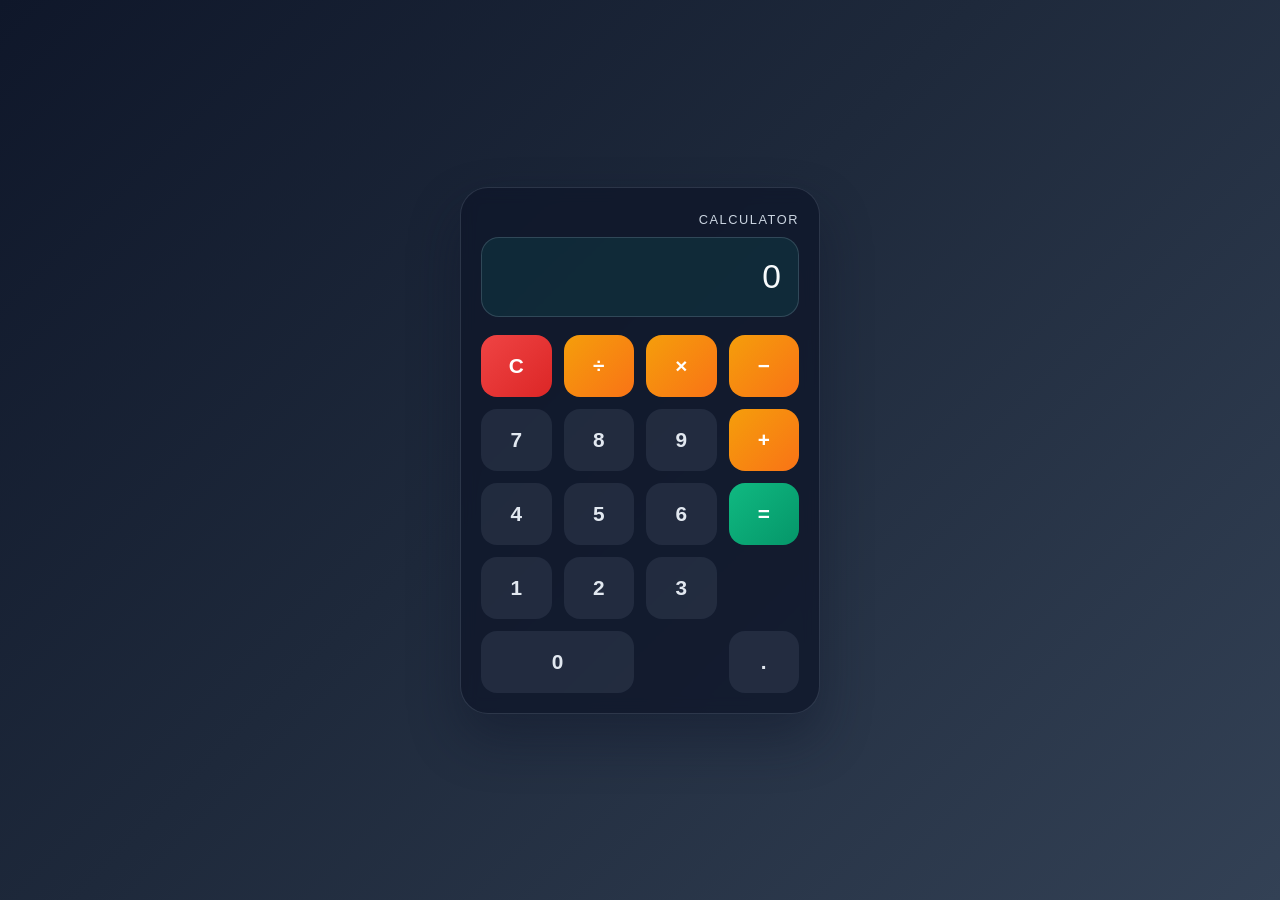
<file: index.html>
<!DOCTYPE html>
<html lang="en">
  <head>
    <meta charset="UTF-8" />
    <meta http-equiv="X-UA-Compatible" content="IE=edge" />
    <meta name="viewport" content="width=device-width, initial-scale=1.0" />
    <meta
      name="description"
      content="A clean and modern calculator built with HTML, CSS, and JavaScript."
    />
    <meta name="author" content="Tesfaye Kelbesa" />
    <meta name="theme-color" content="#0f172a" />
    <meta name="color-scheme" content="dark" />
    <meta property="og:title" content="Simple Calculator" />
    <meta
      property="og:description"
      content="Simple calculator project with a polished design and JavaScript logic."
    />
    <meta property="og:type" content="website" />
    <title>Simple Calculator</title>
    <link rel="stylesheet" href="style.css" />
  </head>
  <body>
    <main class="app">
      <section class="calculator" aria-label="Calculator">
        <div class="screen-area">
          <p class="brand">Calculator</p>
          <input id="display" type="text" value="0" disabled aria-label="Calculator display" />
        </div>

        <noscript>
          <p class="noscript-message">JavaScript is required to use this calculator.</p>
        </noscript>

        <div class="buttons">
          <button class="btn clear" data-action="clear">C</button>
          <button class="btn operator" data-value="/">÷</button>
          <button class="btn operator" data-value="*">×</button>
          <button class="btn operator" data-value="-">−</button>

          <button class="btn number" data-value="7">7</button>
          <button class="btn number" data-value="8">8</button>
          <button class="btn number" data-value="9">9</button>
          <button class="btn operator" data-value="+">+</button>

          <button class="btn number" data-value="4">4</button>
          <button class="btn number" data-value="5">5</button>
          <button class="btn number" data-value="6">6</button>
          <button class="btn equal" data-action="calculate">=</button>

          <button class="btn number" data-value="1">1</button>
          <button class="btn number" data-value="2">2</button>
          <button class="btn number" data-value="3">3</button>
          <button class="btn number zero" data-value="0">0</button>

          <button class="btn number dot" data-value=".">.</button>
        </div>
      </section>
    </main>

    <script src="script.js"></script>
  </body>
</html>
</file>
<file: style.css>
* {
  box-sizing: border-box;
}

body {
  margin: 0;
  min-height: 100vh;
  display: flex;
  justify-content: center;
  align-items: center;
  font-family: "Segoe UI", Tahoma, Geneva, Verdana, sans-serif;
  background: linear-gradient(135deg, #0f172a, #1e293b 45%, #334155);
}

.app {
  width: 100%;
  display: flex;
  justify-content: center;
  padding: 24px;
}

.calculator {
  width: min(100%, 360px);
  background: rgba(15, 23, 42, 0.78);
  border: 1px solid rgba(148, 163, 184, 0.2);
  border-radius: 28px;
  padding: 24px 20px 20px;
  box-shadow: 0 25px 50px rgba(15, 23, 42, 0.45);
  backdrop-filter: blur(8px);
}

.screen-area {
  margin-bottom: 18px;
}

.brand {
  margin: 0 0 10px;
  text-align: right;
  color: #cbd5e1;
  font-size: 0.8rem;
  letter-spacing: 0.12em;
  text-transform: uppercase;
}

#display {
  width: 100%;
  height: 80px;
  border: none;
  border-radius: 18px;
  background: rgba(15, 118, 110, 0.18);
  color: #f8fafc;
  font-size: 2.1rem;
  text-align: right;
  padding: 0 18px;
  box-shadow: inset 0 0 0 1px rgba(148, 163, 184, 0.25);
}

.buttons {
  display: grid;
  grid-template-columns: repeat(4, minmax(0, 1fr));
  gap: 12px;
}

.btn {
  border: none;
  border-radius: 16px;
  height: 62px;
  font-size: 1.3rem;
  font-weight: 600;
  cursor: pointer;
  transition: transform 0.15s ease, filter 0.15s ease;
  color: #e2e8f0;
  background: #334155;
}

.btn:hover {
  filter: brightness(1.1);
  transform: translateY(-1px);
}

.btn:active {
  transform: translateY(0);
}

.btn.operator {
  background: linear-gradient(135deg, #f59e0b, #f97316);
  color: white;
}

.btn.clear {
  background: linear-gradient(135deg, #ef4444, #dc2626);
  color: white;
}

.btn.equal {
  background: linear-gradient(135deg, #10b981, #059669);
  color: white;
}

.btn.number {
  background: rgba(148, 163, 184, 0.12);
}

.zero {
  grid-column: span 2;
}

.dot {
  grid-column: 4;
}

.noscript-message {
  margin: 0 0 14px;
  background: rgba(239, 68, 68, 0.12);
  border: 1px solid rgba(239, 68, 68, 0.3);
  color: #fecaca;
  padding: 10px 12px;
  border-radius: 12px;
  font-size: 0.9rem;
  text-align: center;
}

@media (max-width: 420px) {
  .calculator {
    padding: 18px 14px 14px;
  }

  .btn {
    height: 56px;
    font-size: 1.1rem;
  }
}
</file>
